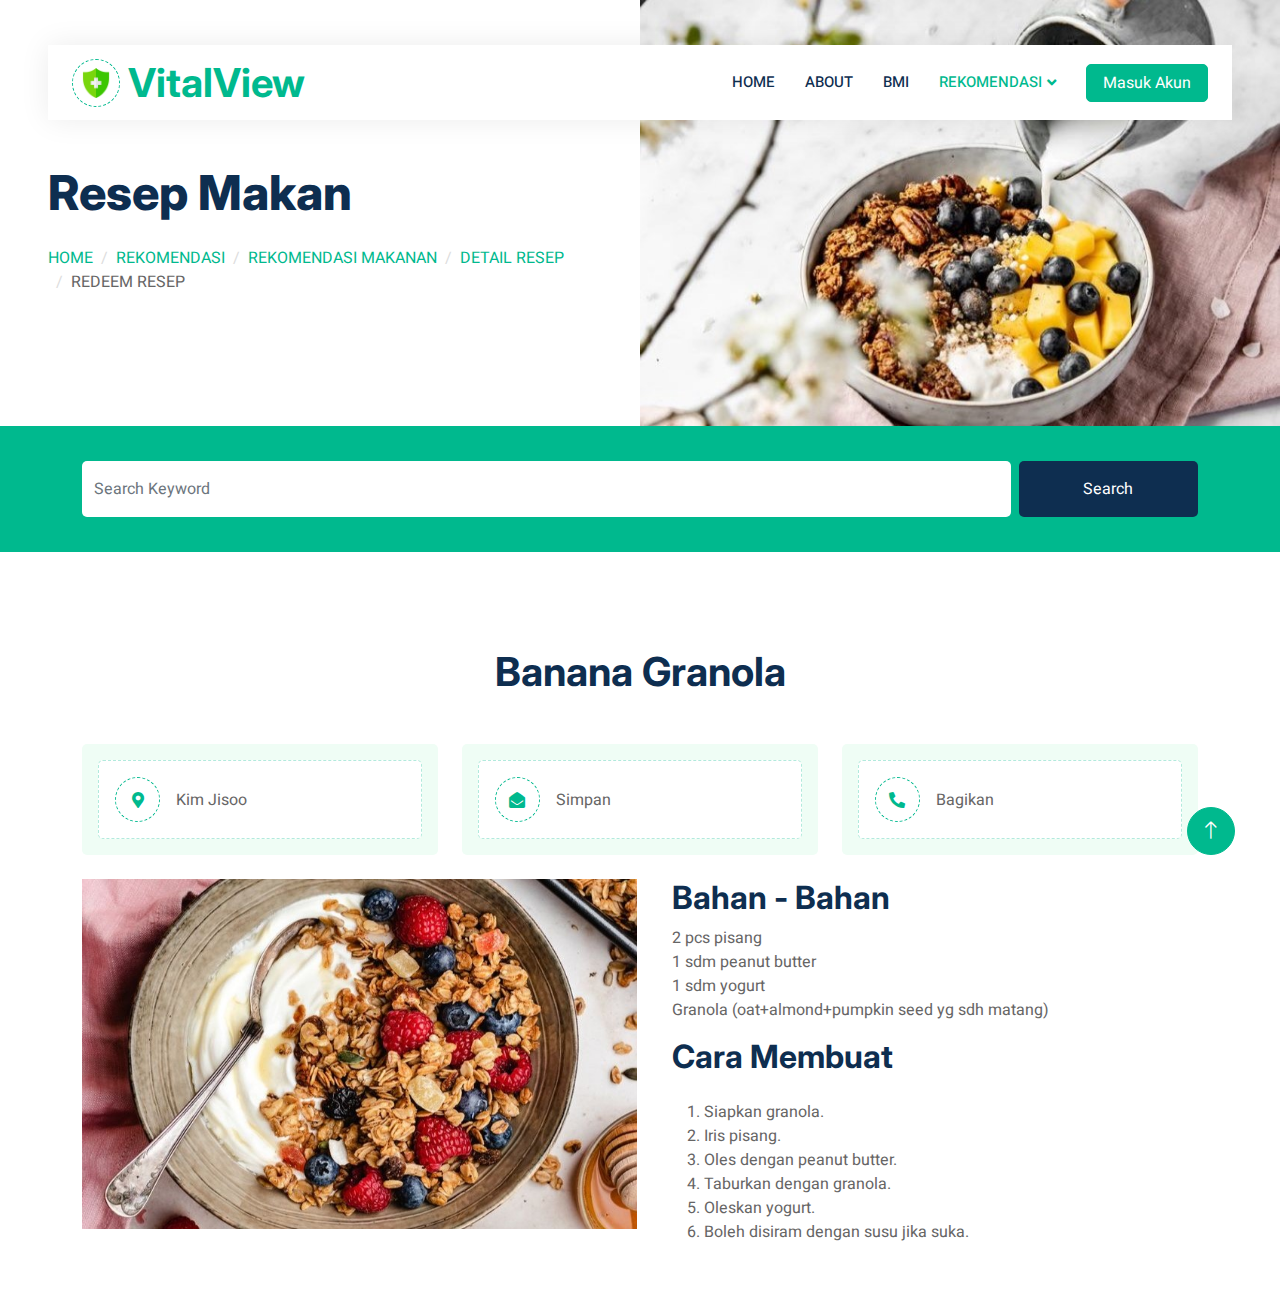
<file: detail-resep-makanan.html>
<!DOCTYPE html>
<html lang="en">

<head>
    <meta charset="utf-8">
    <title>Vital View</title>
    <meta content="width=device-width, initial-scale=1.0" name="viewport">
    <meta content="" name="keywords">
    <meta content="" name="description">

    <!-- Favicon -->
    <link href="img/favicon.ico" rel="icon">

    <!-- Google Web Fonts -->
    <link rel="preconnect" href="https://fonts.googleapis.com">
    <link rel="preconnect" href="https://fonts.gstatic.com" crossorigin>
    <link href="https://fonts.googleapis.com/css2?family=Heebo:wght@400;500;600&family=Inter:wght@700;800&display=swap"
        rel="stylesheet">

    <!-- Icon Font Stylesheet -->
    <link href="https://cdnjs.cloudflare.com/ajax/libs/font-awesome/5.10.0/css/all.min.css" rel="stylesheet">
    <link href="https://cdn.jsdelivr.net/npm/bootstrap-icons@1.4.1/font/bootstrap-icons.css" rel="stylesheet">

    <!-- Libraries Stylesheet -->
    <link href="lib/animate/animate.min.css" rel="stylesheet">
    <link href="lib/owlcarousel/assets/owl.carousel.min.css" rel="stylesheet">

    <!-- Customized Bootstrap Stylesheet -->
    <link href="css/bootstrap.min.css" rel="stylesheet">

    <!-- Template Stylesheet -->
    <link href="css/style.css" rel="stylesheet">
</head>

<body>
    <div class="container-xxl bg-white p-0">
        <!-- Spinner Start -->
        <div id="spinner"
            class="show bg-white position-fixed translate-middle w-100 vh-100 top-50 start-50 d-flex align-items-center justify-content-center">
            <div class="spinner-border text-primary" style="width: 3rem; height: 3rem;" role="status">
                <span class="sr-only">Loading...</span>
            </div>
        </div>
        <!-- Spinner End -->


        <!-- Navbar Start -->
        <div class="container-fluid nav-bar bg-transparent">
            <nav class="navbar navbar-expand-lg bg-white navbar-light py-0 px-4">
                <a href="index.html" class="navbar-brand d-flex align-items-center text-center">
                    <div class="icon p-2 me-2">
                        <img class="img-fluid" src="img/icon-vv.png" alt="Icon" style="width: 30px; height: 30px;">
                    </div>
                    <h1 class="m-0 text-primary">VitalView</h1>
                </a>
                <button type="button" class="navbar-toggler" data-bs-toggle="collapse" data-bs-target="#navbarCollapse">
                    <span class="navbar-toggler-icon"></span>
                </button>
                <div class="collapse navbar-collapse" id="navbarCollapse">
                    <div class="navbar-nav ms-auto">
                        <a href="index.html" class="nav-item nav-link">Home</a>
                        <a href="about.html" class="nav-item nav-link">About</a>
                        <a href="bmi.html" class="nav-item nav-link">BMI</a>
                        <div class="nav-item dropdown">
                            <a href="#" class="nav-link active dropdown-toggle"
                                data-bs-toggle="dropdown">Rekomendasi</a>
                            <div class="dropdown-menu rounded-0 m-0">
                                <a href="rekomendasi-makanan.html" class="dropdown-item">Rekomendasi Makanan</a>
                                <a href="rekomendasi-workout.html" class="dropdown-item">Rekomendasi Workout</a>

                            </div>
                        </div>
                    </div>
                    <a href="" class="btn btn-primary px-3 d-none d-lg-flex">Masuk Akun</a>
                </div>
            </nav>
        </div>
        <!-- Navbar End -->


        <!-- Header Start -->
        <div class="container-fluid header bg-white p-0">
            <div class="row g-0 align-items-center flex-column-reverse flex-md-row">
                <div class="col-md-6 p-5 mt-lg-5">
                    <h1 class="display-5 animated fadeIn mb-4">Resep Makan</h1> 
                        <nav aria-label="breadcrumb animated fadeIn">
                        <ol class="breadcrumb text-uppercase">
                            <li class="breadcrumb-item"><a href="#">Home</a></li>
                            <li class="breadcrumb-item"><a href="#">Rekomendasi</a></li>
                            <li class="breadcrumb-item"><a href="#">Rekomendasi Makanan</a></li>
                            <li class="breadcrumb-item"><a href="#">Detail Resep</a></li>
                            <li class="breadcrumb-item text-body active" aria-current="page">Redeem Resep</li>
                        </ol>
                    </nav>
                </div>
                <div class="col-md-6 animated fadeIn">
                    <img class="img-fluid" src="img/home-2.jpeg" alt="">
                </div>
            </div>
        </div>
        <!-- Header End -->


        <!-- Search Start -->
        <div class="container-fluid bg-primary mb-5 wow fadeIn" data-wow-delay="0.1s" style="padding: 35px;">
            <div class="container">
                <div class="row g-2">
                    <div class="col-md-10">
                        <div class="row g-2">
                            <div class="col-md-13">
                                <input type="text" class="form-control border-0 py-3" placeholder="Search Keyword"
                                    style="width: 100%;">
                            </div>
                        </div>
                    </div>
                    <div class="col-md-2">
                        <button class="btn btn-dark border-0 w-100 py-3">Search</button>
                    </div>
                </div>
            </div>
        </div>
        <!-- Search End -->

        <!-- Contact Start -->
        <div class="container-xxl py-5">
            <div class="container">
                <div class="text-center mx-auto mb-5 wow fadeInUp" data-wow-delay="0.1s" style="max-width: 600px;">
                    <h1 class="mb-3">Banana Granola</h1>
                </div>
                <div class="row g-4">
                    <div class="col-12">
                        <div class="row gy-4">
                            <div class="col-md-6 col-lg-4 wow fadeIn" data-wow-delay="0.1s">
                                <div class="bg-light rounded p-3">
                                    <div class="d-flex align-items-center bg-white rounded p-3"
                                        style="border: 1px dashed rgba(0, 185, 142, .3)">
                                        <div class="icon me-3" style="width: 45px; height: 45px;">
                                            <i class="fa fa-map-marker-alt text-primary"></i>
                                        </div>
                                        <span>Kim Jisoo</span>
                                    </div>
                                </div>
                            </div>
                            <div class="col-md-6 col-lg-4 wow fadeIn" data-wow-delay="0.3s">
                                <div class="bg-light rounded p-3">
                                    <div class="d-flex align-items-center bg-white rounded p-3"
                                        style="border: 1px dashed rgba(0, 185, 142, .3)">
                                        <div class="icon me-3" style="width: 45px; height: 45px;">
                                            <i class="fa fa-envelope-open text-primary"></i>
                                        </div>
                                        <span>Simpan</span>
                                    </div>
                                </div>
                            </div>
                            <div class="col-md-6 col-lg-4 wow fadeIn" data-wow-delay="0.5s">
                                <div class="bg-light rounded p-3">
                                    <div class="d-flex align-items-center bg-white rounded p-3"
                                        style="border: 1px dashed rgba(0, 185, 142, .3)">
                                        <div class="icon me-3" style="width: 45px; height: 45px;">
                                            <i class="fa fa-phone-alt text-primary"></i>
                                        </div>
                                        <span>Bagikan</span>
                                    </div>
                                </div>
                            </div>
                        </div>
                    </div>
                    <div class="col-md-6">
                        <img src="img/bananagranola.jpeg" width="555" height="350">
                    </div>
                    <div class="col-md-6">
                        <div class="wow fadeInUp" data-wow-delay="0.5s">
                            <h2 class="font-weight-bold mb-6" style="margin-left: 20px;">Bahan - Bahan</h2>
                            <p style="text-align: justify; margin-left: 20px;">
                                2 pcs pisang<br>
                                1 sdm peanut butter<br>
                                1 sdm yogurt<br>
                                Granola (oat+almond+pumpkin seed yg sdh matang)
                            </p>
                            <h2 class="font-weight-bold mb-4" style="margin-left: 20px;">Cara Membuat</h2>
                            <ol class="font-weight-bold mb-4" style="margin-left: 20px;">
                                <li>Siapkan granola.</li>
                                <li>Iris pisang.</li>
                                <li>Oles dengan peanut butter.</li>
                                <li>Taburkan dengan granola.</li>
                                <li>Oleskan yogurt.</li>
                                <li>Boleh disiram dengan susu jika suka.</li>
                            </ol>
                        </div>
                    </div>
                </div>
            </div>
        </div>
        <!-- Contact End -->


       


        <!-- Back to Top -->
        <a href="#" class="btn btn-lg btn-primary btn-lg-square back-to-top"><i class="bi bi-arrow-up"></i></a>
    </div>

    <!-- JavaScript Libraries -->
    <script src="https://code.jquery.com/jquery-3.4.1.min.js"></script>
    <script src="https://cdn.jsdelivr.net/npm/bootstrap@5.0.0/dist/js/bootstrap.bundle.min.js"></script>
    <script src="lib/wow/wow.min.js"></script>
    <script src="lib/easing/easing.min.js"></script>
    <script src="lib/waypoints/waypoints.min.js"></script>
    <script src="lib/owlcarousel/owl.carousel.min.js"></script>

    <!--Javascript -->
    <script src="js/main.js"></script>
</body>

</html>
</file>
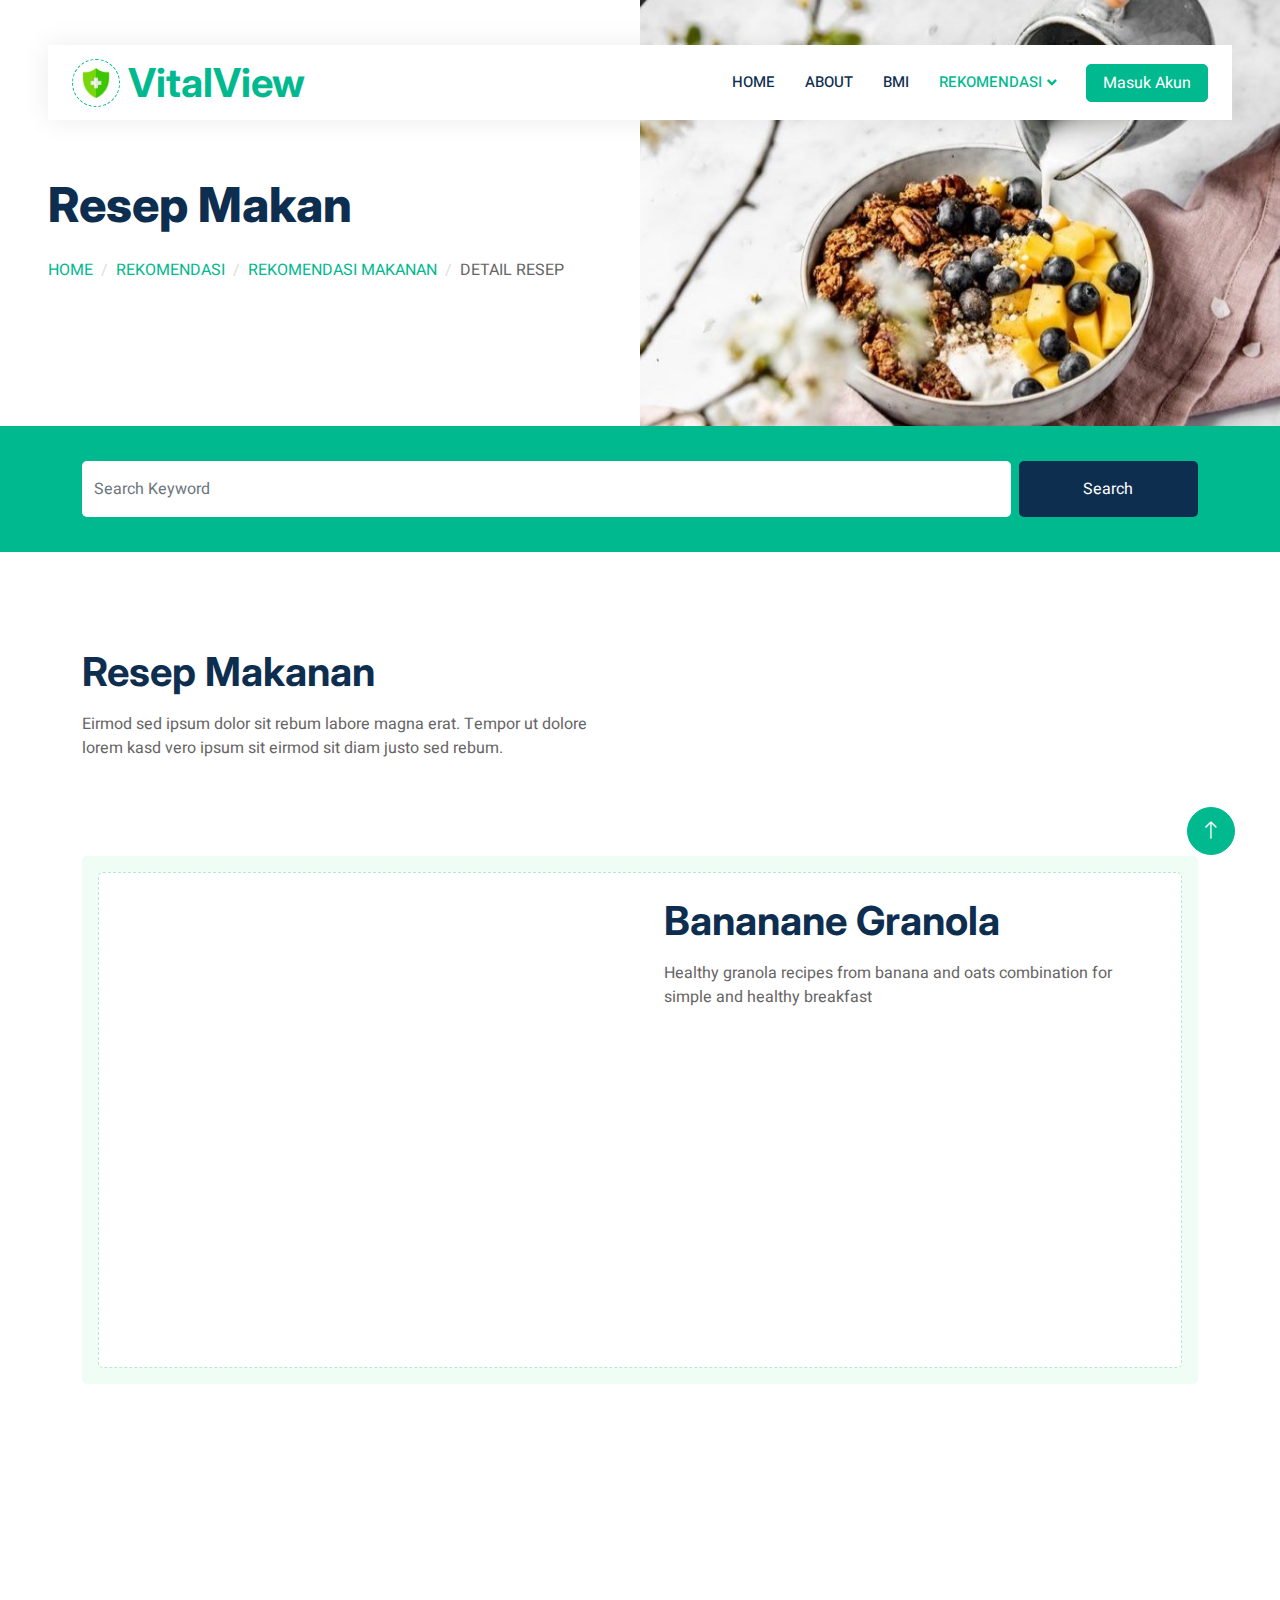
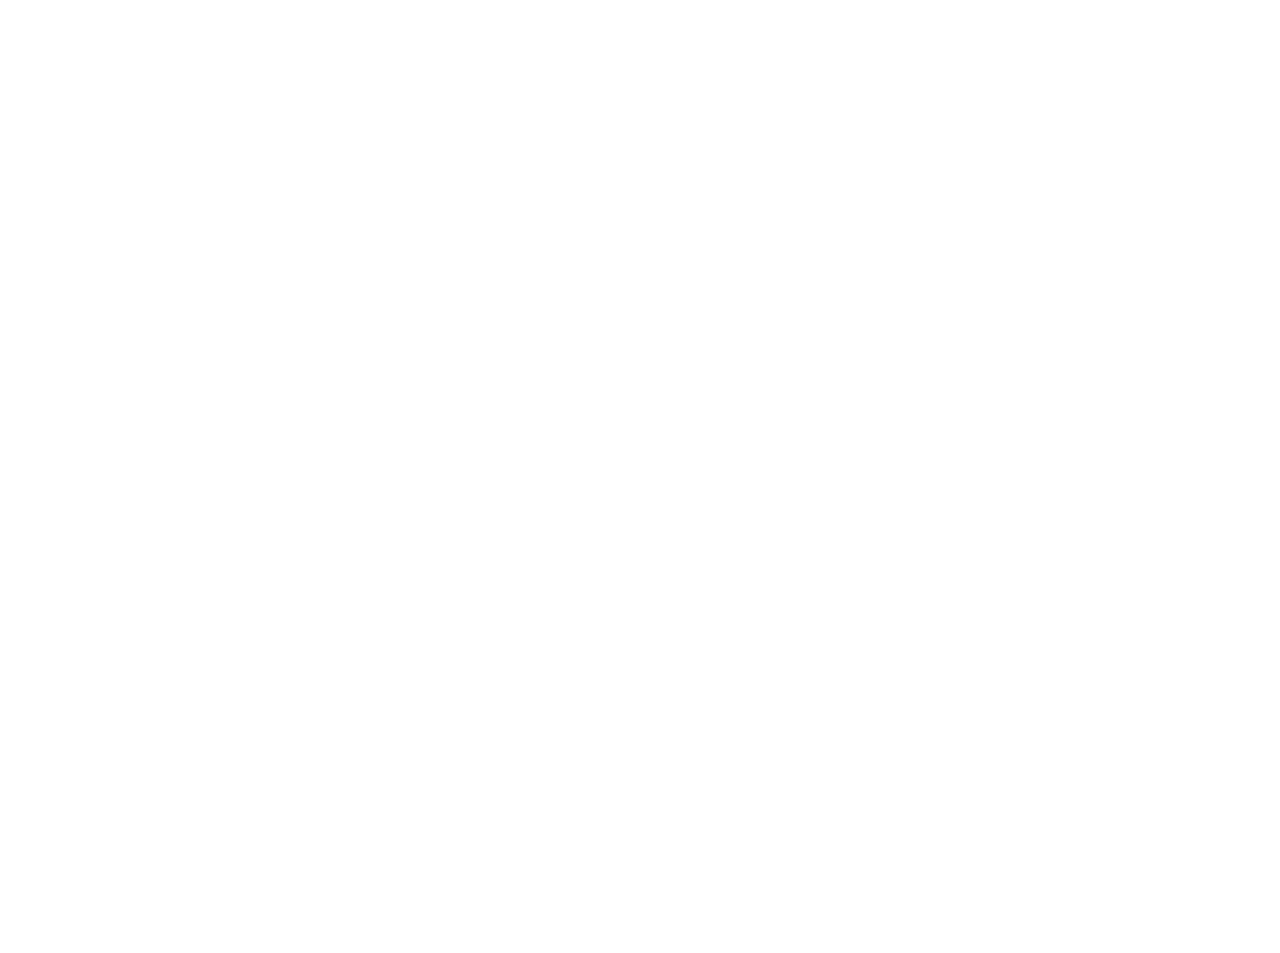
<file: rekomendasi-makanan-2.html>
<!DOCTYPE html>
<html lang="en">

<head>
    <meta charset="utf-8">
    <title>Vital View</title>
    <meta content="width=device-width, initial-scale=1.0" name="viewport">
    <meta content="" name="keywords">
    <meta content="" name="description">

    <!-- Favicon -->
    <link href="img/favicon.ico" rel="icon">

    <!-- Google Web Fonts -->
    <link rel="preconnect" href="https://fonts.googleapis.com">
    <link rel="preconnect" href="https://fonts.gstatic.com" crossorigin>
    <link href="https://fonts.googleapis.com/css2?family=Heebo:wght@400;500;600&family=Inter:wght@700;800&display=swap" rel="stylesheet">
    
    <!-- Icon Font Stylesheet -->
    <link href="https://cdnjs.cloudflare.com/ajax/libs/font-awesome/5.10.0/css/all.min.css" rel="stylesheet">
    <link href="https://cdn.jsdelivr.net/npm/bootstrap-icons@1.4.1/font/bootstrap-icons.css" rel="stylesheet">

    <!-- Libraries Stylesheet -->
    <link href="lib/animate/animate.min.css" rel="stylesheet">
    <link href="lib/owlcarousel/assets/owl.carousel.min.css" rel="stylesheet">

    <!-- Customized Bootstrap Stylesheet -->
    <link href="css/bootstrap.min.css" rel="stylesheet">

    <!-- Template Stylesheet -->
    <link href="css/style.css" rel="stylesheet">
</head>

<body>
    <div class="container-xxl bg-white p-0">
        <!-- Spinner Start -->
        <div id="spinner" class="show bg-white position-fixed translate-middle w-100 vh-100 top-50 start-50 d-flex align-items-center justify-content-center">
            <div class="spinner-border text-primary" style="width: 3rem; height: 3rem;" role="status">
                <span class="sr-only">Loading...</span>
            </div>
        </div>
        <!-- Spinner End -->


        <!-- Navbar Start -->
        <div class="container-fluid nav-bar bg-transparent">
            <nav class="navbar navbar-expand-lg bg-white navbar-light py-0 px-4">
                <a href="index.html" class="navbar-brand d-flex align-items-center text-center">
                    <div class="icon p-2 me-2">
                        <img class="img-fluid" src="img/icon-vv.png" alt="Icon" style="width: 30px; height: 30px;">
                    </div>
                    <h1 class="m-0 text-primary">VitalView</h1>
                </a>
                <button type="button" class="navbar-toggler" data-bs-toggle="collapse" data-bs-target="#navbarCollapse">
                    <span class="navbar-toggler-icon"></span>
                </button>
                <div class="collapse navbar-collapse" id="navbarCollapse">
                    <div class="navbar-nav ms-auto">
                        <a href="index.html" class="nav-item nav-link">Home</a>
                        <a href="about.html" class="nav-item nav-link">About</a>
                        <a href="bmi.html" class="nav-item nav-link">BMI</a>
                        <div class="nav-item dropdown">
                            <a href="#" class="nav-link active dropdown-toggle" data-bs-toggle="dropdown">Rekomendasi</a>
                            <div class="dropdown-menu rounded-0 m-0">
                                <a href="rekomendasi-makanan.html" class="dropdown-item">Rekomendasi Makanan</a>
                                <a href="rekomendasi-workout.html" class="dropdown-item">Rekomendasi Workout</a>
                                
                            </div>
                        </div>
                    </div>
                    <a href="" class="btn btn-primary px-3 d-none d-lg-flex">Masuk Akun</a>
                </div>
            </nav>
        </div>
        <!-- Navbar End -->


        <!-- Header Start -->
        <div class="container-fluid header bg-white p-0">
            <div class="row g-0 align-items-center flex-column-reverse flex-md-row">
                <div class="col-md-6 p-5 mt-lg-5">
                    <h1 class="display-5 animated fadeIn mb-4">Resep Makan</h1> 
                        <nav aria-label="breadcrumb animated fadeIn">
                        <ol class="breadcrumb text-uppercase">
                            <li class="breadcrumb-item"><a href="#">Home</a></li>
                            <li class="breadcrumb-item"><a href="#">Rekomendasi</a></li>
                            <li class="breadcrumb-item"><a href="#">Rekomendasi Makanan</a></li>
                            <li class="breadcrumb-item text-body active" aria-current="page">Detail Resep</li>
                        </ol>
                    </nav>
                </div>
                <div class="col-md-6 animated fadeIn">
                    <img class="img-fluid" src="img/home-2.jpeg" alt="">
                </div>
            </div>
        </div>
        <!-- Header End -->


        <!-- Search Start -->
        <div class="container-fluid bg-primary mb-5 wow fadeIn" data-wow-delay="0.1s" style="padding: 35px;">
            <div class="container">
                <div class="row g-2">
                    <div class="col-md-10">
                        <div class="row g-2">
                            <div class="col-md-13">
                                <input type="text" class="form-control border-0 py-3" placeholder="Search Keyword" style="width: 100%;">
                            </div>
                        </div>
                    </div>
                    <div class="col-md-2">
                        <button class="btn btn-dark border-0 w-100 py-3">Search</button>
                    </div>
                </div>
            </div>
        </div>
        <!-- Search End -->

                
        <div class="container-xxl py-5">
            <div class="container">
                <div class="row g-0 gx-5 align-items-end">
            
                <div class="col-lg-6">
                    <div class="text-start mx-auto mb-5 wow slideInLeft" data-wow-delay="0.1s">
                        <h1 class="mb-3">Resep Makanan</h1>
                        <p>Eirmod sed ipsum dolor sit rebum labore magna erat. Tempor ut dolore lorem kasd vero ipsum sit eirmod sit diam justo sed rebum.</p>
                    </div>
                </div>
            </div>
        </div>

                <!-- Call to Action Start -->
                <div class="container-xxl py-5">
                    <div class="container">
                        <div class="bg-light rounded p-3">
                            <div class="bg-white rounded p-4" style="border: 1px dashed rgba(0, 185, 142, .3)">
                                <div class="row g-5 align-items-center">
                                    <div class="col-lg-6 wow fadeIn" data-wow-delay="0.1s">
                                        <img class="img-fluid rounded w-100" src="img/bananagranola.jpeg" alt="">
                                    </div>

                                    <div class="col-lg-6 wow fadeIn" data-wow-delay="0.5s">
                                        <div class="mb-4">
                                            <h1 class="mb-3">Bananane Granola</h1>
                                            <p>Healthy granola recipes from banana and oats combination for simple and healthy breakfast </p>
                                        </div>
                                        <div class="col-md-6 col-lg-4 wow fadeIn" data-wow-delay="0.3s">
                                            <div class="col-md-6 col-lg-4 wow fadeIn" data-wow-delay="0.3s">
                                                <div class="bg-light rounded p-3">
                                                    <div class="d-flex align-items-center bg-white rounded p-3"
                                                        style="border: 1px dashed rgba(0, 185, 142, .3)">
                                                        <div class="icon me-3" style="width: 45px; height: 45px;">
                                                            <i class="fa fa-envelope-open text-primary"></i>
                                                        </div>
                                                        <span>100 poins</span>
                                                    </div>
                                                </div>
                                            </div>
                                            <div class="col-md-6 col-lg-4 wow fadeIn" data-wow-delay="0.5s">
                                                <div class="bg-light rounded p-3">
                                                    <div class="d-flex align-items-center bg-white rounded p-3"
                                                        style="border: 1px dashed rgba(0, 185, 142, .3)">
                                                        <div class="icon me-3" style="width: 45px; height: 45px;">
                                                            <i class="fa fa-phone-alt text-primary"></i>
                                                        </div>
                                                        <span>30 likes</span>
                                                    </div>
                                                </div>
                                            </div>
                                            
                                        <a href="detail-resep-makanan.html" class="btn btn-primary py-3 px-4 me-2"><i class="fa me-2"></i>Redeem Resep</a>
                                    </div>
                                </div>
                            </div>
                        </div>
                    </div>
                </div>
                <!-- Call to Action End -->

            
                <div class="container-xxl py-5">
                    <div class="container">
                        <div class="row g-0 gx-5 align-items-end">
                    
                        <div class="col-lg-6">
                            <div class="text-start mx-auto mb-5 wow slideInLeft" data-wow-delay="0.1s">
                                <h2 class="mb-3">Related Recipes</h2>
                               
                            </div>
                        </div>
                    </div>
                </div>

        <div class="tab-content">
            <div id="tab-1" class="tab-pane fade show p-0 active">
                <div class="row g-4">
                    <div class="col-lg-4 col-md-6 wow fadeInUp" data-wow-delay="0.1s">
                        <div class="property-item rounded overflow-hidden">
                            <div class="position-relative overflow-hidden">
                                
                                <a href="rekomendasi-makanan-2.html"><img class="img-fluid" src="img/bananagranola.jpeg" alt=""></a>
                                <!-- <div class="bg-primary rounded text-white position-absolute start-0 top-0 m-4 py-1 px-3">For Sell</div> -->
                                <!-- <div class="bg-white rounded-top text-primary position-absolute start-0 bottom-0 mx-4 pt-1 px-3">Appartment</div> -->
                            </div>
                            <div class="p-4 pb-0">
                                <!-- <h5 class="text-primary mb-3">$12,345</h5> -->
                                <a class="d-block h5 mb-2" href="rekomendasi-makanan-2.html">Banane Granola</a>
                                <!-- <p><i class="fa fa-map-marker-alt text-primary me-2"></i>123 Street, New York, USA</p> -->
                                <p>Jennie Kim</p>
                            </div>
                            <div class="d-flex border-top">
                                <small class="flex-fill text-center border-end py-2"><i class="fa fa-ruler-combined text-primary me-2"></i>Breakfast</small>
                                <small class="flex-fill text-center border-end py-2"><i class="fa fa-bed text-primary me-2"></i>15 mins</small>
                                <small class="flex-fill text-center py-2"><i class="fa fa-bath text-primary me-2"></i>25 likes</small>
                            </div>
                        </div>
                    </div>
                    <div class="col-lg-4 col-md-6 wow fadeInUp" data-wow-delay="0.3s">
                        <div class="property-item rounded overflow-hidden">
                            <div class="position-relative overflow-hidden">
                                <a href="rekomendasi-makanan-2.html"><img class="img-fluid" src="img/grewygranola.jpeg" alt=""></a>
                                <!-- <div class="bg-primary rounded text-white position-absolute start-0 top-0 m-4 py-1 px-3">For Rent</div>
                                <div class="bg-white rounded-top text-primary position-absolute start-0 bottom-0 mx-4 pt-1 px-3">Villa</div> -->
                            </div>
                            <div class="p-4 pb-0">
                                <!-- <h5 class="text-primary mb-3">$12,345</h5> -->
                                <a class="d-block h5 mb-2" href="rekomendasi-makanan-2.html">Chewy Granola</a>
                                <p>Kim Jisoo</p>
                            </div>
                            <div class="d-flex border-top">
                                <small class="flex-fill text-center border-end py-2"><i class="fa fa-ruler-combined text-primary me-2"></i>Breakfast</small>
                                <small class="flex-fill text-center border-end py-2"><i class="fa fa-bed text-primary me-2"></i>20 Mins</small>
                                <small class="flex-fill text-center py-2"><i class="fa fa-bath text-primary me-2"></i>20 likes</small>
                            </div>
                        </div>
                    </div>
                    <div class="col-lg-4 col-md-6 wow fadeInUp" data-wow-delay="0.5s">
                        <div class="property-item rounded overflow-hidden">
                            <div class="position-relative overflow-hidden">
                                <a href="rekomendasi-makanan-2.html"><img class="img-fluid" src="img/pancakesereal.jpeg" alt=""></a>
                                <!-- <div class="bg-primary rounded text-white position-absolute start-0 top-0 m-4 py-1 px-3">For Sell</div>
                                <div class="bg-white rounded-top text-primary position-absolute start-0 bottom-0 mx-4 pt-1 px-3">Office</div> -->
                            </div>
                            <div class="p-4 pb-0">
                                <!-- <h5 class="text-primary mb-3">$12,345</h5> -->
                                <a class="d-block h5 mb-2" href="rekomendasi-makanan-2.html">Vegan Pancake Sereal</a>
                                <p>Jennie Kim</p>
                            </div>
                            <div class="d-flex border-top">
                                <small class="flex-fill text-center border-end py-2"><i class="fa fa-ruler-combined text-primary me-2"></i>Breakfast</small>
                                <small class="flex-fill text-center border-end py-2"><i class="fa fa-bed text-primary me-2"></i>15 mins</small>
                                <small class="flex-fill text-center py-2"><i class="fa fa-bath text-primary me-2"></i>15 likes</small>
                            </div>
                        </div>
                    </div>
                    <div class="col-lg-4 col-md-6 wow fadeInUp" data-wow-delay="0.1s">
                        <div class="property-item rounded overflow-hidden">
                            <div class="position-relative overflow-hidden">
                                <a href="rekomendasi-makanan-2.html"><img class="img-fluid" src="img/bananagranola.jpeg" alt=""></a>
                                <!-- <div class="bg-primary rounded text-white position-absolute start-0 top-0 m-4 py-1 px-3">For Rent</div>
                                <div class="bg-white rounded-top text-primary position-absolute start-0 bottom-0 mx-4 pt-1 px-3">Building</div> -->
                            </div>
                            <div class="p-4 pb-0">
                                <!-- <h5 class="text-primary mb-3">$12,345</h5> -->
                                <a class="d-block h5 mb-2" href="rekomendasi-makanan-2.html">Banane Granola</a>
                                <p>Jennie Kim</p>
                            </div>
                            <div class="d-flex border-top">
                                <small class="flex-fill text-center border-end py-2"><i class="fa fa-ruler-combined text-primary me-2"></i>Breakfast</small>
                                <small class="flex-fill text-center border-end py-2"><i class="fa fa-bed text-primary me-2"></i>15 mins</small>
                                <small class="flex-fill text-center py-2"><i class="fa fa-bath text-primary me-2"></i>25 likes</small>
                            </div>
                        </div>
                    </div>
                    <div class="col-lg-4 col-md-6 wow fadeInUp" data-wow-delay="0.3s">
                        <div class="property-item rounded overflow-hidden">
                            <div class="position-relative overflow-hidden">
                                <a href="rekomendasi-makanan-2.html"><img class="img-fluid" src="img/grewygranola.jpeg" alt=""></a>
                                <!-- <div class="bg-primary rounded text-white position-absolute start-0 top-0 m-4 py-1 px-3">For Rent</div>
                                <div class="bg-white rounded-top text-primary position-absolute start-0 bottom-0 mx-4 pt-1 px-3">Villa</div> -->
                            </div>
                            <div class="p-4 pb-0">
                                <!-- <h5 class="text-primary mb-3">$12,345</h5> -->
                                <a class="d-block h5 mb-2" href="rekomendasi-makanan-2.html">Chewy Granola</a>
                                <p>Kim Jisoo</p>
                            </div>
                            <div class="d-flex border-top">
                                <small class="flex-fill text-center border-end py-2"><i class="fa fa-ruler-combined text-primary me-2"></i>Breakfast</small>
                                <small class="flex-fill text-center border-end py-2"><i class="fa fa-bed text-primary me-2"></i>20 Mins</small>
                                <small class="flex-fill text-center py-2"><i class="fa fa-bath text-primary me-2"></i>20 likes</small>
                            </div>
                        </div>
                    </div>
                    <div class="col-lg-4 col-md-6 wow fadeInUp" data-wow-delay="0.5s">
                        <div class="property-item rounded overflow-hidden">
                            <div class="position-relative overflow-hidden">
                                <a href="rekomendasi-makanan-2.html"><img class="img-fluid" src="img/pancakesereal.jpeg" alt=""></a>
                                <!-- <div class="bg-primary rounded text-white position-absolute start-0 top-0 m-4 py-1 px-3">For Sell</div>
                                <div class="bg-white rounded-top text-primary position-absolute start-0 bottom-0 mx-4 pt-1 px-3">Office</div> -->
                            </div>
                            <div class="p-4 pb-0">
                                <!-- <h5 class="text-primary mb-3">$12,345</h5> -->
                                <a class="d-block h5 mb-2" href="rekomendasi-makanan-2.html">Vegan Pancake Sereal</a>
                                <p>Jennie Kim</p>
                            </div>
                            <div class="d-flex border-top">
                                <small class="flex-fill text-center border-end py-2"><i class="fa fa-ruler-combined text-primary me-2"></i>Breakfast</small>
                                <small class="flex-fill text-center border-end py-2"><i class="fa fa-bed text-primary me-2"></i>15 mins</small>
                                <small class="flex-fill text-center py-2"><i class="fa fa-bath text-primary me-2"></i>15 likes</small>
                            </div>
                        </div>
                    </div>
                    <div class="col-12 text-center wow fadeInUp" data-wow-delay="0.1s">
                        <a class="btn btn-primary py-3 px-5" href="">Browse More</a>
                    </div>
                </div>
            </div>
            
            
        </div>


        

    

        <!-- Back to Top -->
        <a href="#" class="btn btn-lg btn-primary btn-lg-square back-to-top"><i class="bi bi-arrow-up"></i></a>
    </div>

    <!-- JavaScript Libraries -->
    <script src="https://code.jquery.com/jquery-3.4.1.min.js"></script>
    <script src="https://cdn.jsdelivr.net/npm/bootstrap@5.0.0/dist/js/bootstrap.bundle.min.js"></script>
    <script src="lib/wow/wow.min.js"></script>
    <script src="lib/easing/easing.min.js"></script>
    <script src="lib/waypoints/waypoints.min.js"></script>
    <script src="lib/owlcarousel/owl.carousel.min.js"></script>

    <!--  Javascript -->
    <script src="js/main.js"></script>
</body>

</html>
</file>
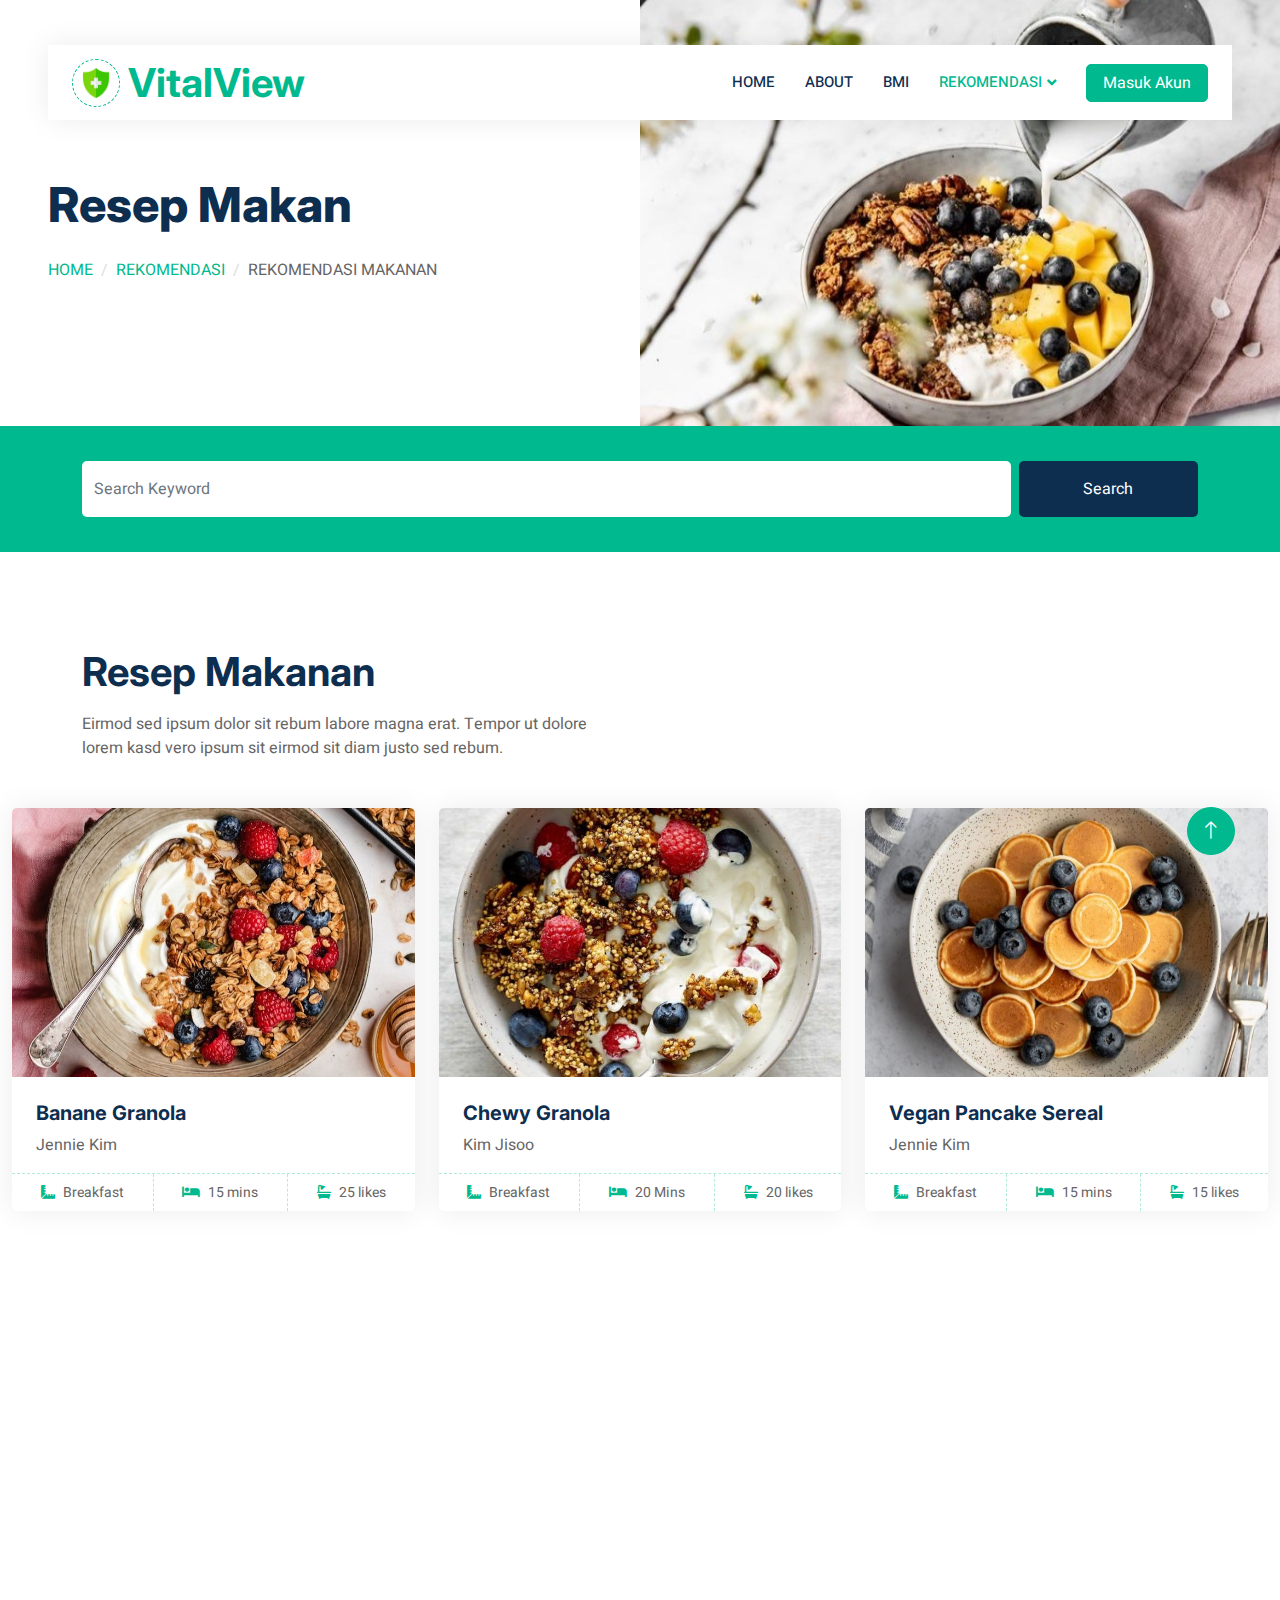
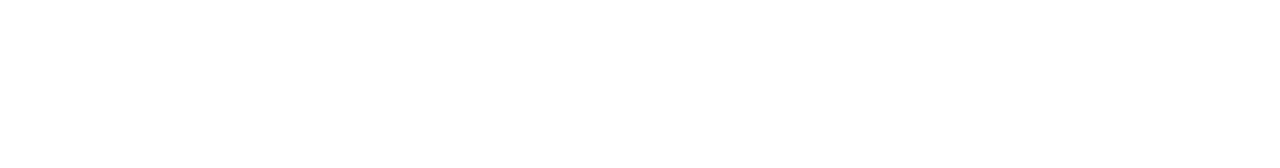
<file: rekomendasi-makanan.html>
<!DOCTYPE html>
<html lang="en">

<head>
    <meta charset="utf-8">
    <title>Vital View</title>
    <meta content="width=device-width, initial-scale=1.0" name="viewport">
    <meta content="" name="keywords">
    <meta content="" name="description">

    <!-- Favicon -->
    <link href="img/favicon.ico" rel="icon">

    <!-- Google Web Fonts -->
    <link rel="preconnect" href="https://fonts.googleapis.com">
    <link rel="preconnect" href="https://fonts.gstatic.com" crossorigin>
    <link href="https://fonts.googleapis.com/css2?family=Heebo:wght@400;500;600&family=Inter:wght@700;800&display=swap" rel="stylesheet">
    
    <!-- Icon Font Stylesheet -->
    <link href="https://cdnjs.cloudflare.com/ajax/libs/font-awesome/5.10.0/css/all.min.css" rel="stylesheet">
    <link href="https://cdn.jsdelivr.net/npm/bootstrap-icons@1.4.1/font/bootstrap-icons.css" rel="stylesheet">

    <!-- Libraries Stylesheet -->
    <link href="lib/animate/animate.min.css" rel="stylesheet">
    <link href="lib/owlcarousel/assets/owl.carousel.min.css" rel="stylesheet">

    <!-- Customized Bootstrap Stylesheet -->
    <link href="css/bootstrap.min.css" rel="stylesheet">

    <!-- Template Stylesheet -->
    <link href="css/style.css" rel="stylesheet">
</head>

<body>
    <div class="container-xxl bg-white p-0">
        <!-- Spinner Start -->
        <div id="spinner" class="show bg-white position-fixed translate-middle w-100 vh-100 top-50 start-50 d-flex align-items-center justify-content-center">
            <div class="spinner-border text-primary" style="width: 3rem; height: 3rem;" role="status">
                <span class="sr-only">Loading...</span>
            </div>
        </div>
        <!-- Spinner End -->


        <!-- Navbar Start -->
        <div class="container-fluid nav-bar bg-transparent">
            <nav class="navbar navbar-expand-lg bg-white navbar-light py-0 px-4">
                <a href="index.html" class="navbar-brand d-flex align-items-center text-center">
                    <div class="icon p-2 me-2">
                        <img class="img-fluid" src="img/icon-vv.png" alt="Icon" style="width: 30px; height: 30px;">
                    </div>
                    <h1 class="m-0 text-primary">VitalView</h1>
                </a>
                <button type="button" class="navbar-toggler" data-bs-toggle="collapse" data-bs-target="#navbarCollapse">
                    <span class="navbar-toggler-icon"></span>
                </button>
                <div class="collapse navbar-collapse" id="navbarCollapse">
                    <div class="navbar-nav ms-auto">
                        <a href="index.html" class="nav-item nav-link">Home</a>
                        <a href="about.html" class="nav-item nav-link">About</a>
                        <a href="bmi.html" class="nav-item nav-link">BMI</a>
                        <div class="nav-item dropdown">
                            <a href="#" class="nav-link active dropdown-toggle" data-bs-toggle="dropdown">Rekomendasi</a>
                            <div class="dropdown-menu rounded-0 m-0">
                                <a href="rekomendasi-makanan.html" class="dropdown-item">Rekomendasi Makanan</a>
                                <a href="rekomendasi-workout.html" class="dropdown-item">Rekomendasi Workout</a>
                                
                            </div>
                        </div>
                    </div>
                    <a href="" class="btn btn-primary px-3 d-none d-lg-flex">Masuk Akun</a>
                </div>
            </nav>
        </div>
        <!-- Navbar End -->


        <!-- Header Start -->
        <div class="container-fluid header bg-white p-0">
            <div class="row g-0 align-items-center flex-column-reverse flex-md-row">
                <div class="col-md-6 p-5 mt-lg-5">
                    <h1 class="display-5 animated fadeIn mb-4">Resep Makan</h1> 
                        <nav aria-label="breadcrumb animated fadeIn">
                        <ol class="breadcrumb text-uppercase">
                            <li class="breadcrumb-item"><a href="#">Home</a></li>
                            <li class="breadcrumb-item"><a href="#">Rekomendasi</a></li>
                            <li class="breadcrumb-item text-body active" aria-current="page">Rekomendasi Makanan</li>
                        </ol>
                    </nav>
                </div>
                <div class="col-md-6 animated fadeIn">
                    <img class="img-fluid" src="img/home-2.jpeg" alt="">
                </div>
            </div>
        </div>
        <!-- Header End -->


                <!-- Search Start -->
                <div class="container-fluid bg-primary mb-5 wow fadeIn" data-wow-delay="0.1s" style="padding: 35px;">
                    <div class="container">
                        <div class="row g-2">
                            <div class="col-md-10">
                                <div class="row g-2">
                                    <div class="col-md-13">
                                        <input type="text" class="form-control border-0 py-3" placeholder="Search Keyword" style="width: 100%;">
                                    </div>
                                </div>
                            </div>
                            <div class="col-md-2">
                                <button class="btn btn-dark border-0 w-100 py-3">Search</button>
                            </div>
                        </div>
                    </div>
                </div>
                <!-- Search End -->

        <div class="container-xxl py-5">
            <div class="container">
                <div class="row g-0 gx-5 align-items-end">
            
                <div class="col-lg-6">
                    <div class="text-start mx-auto mb-5 wow slideInLeft" data-wow-delay="0.1s">
                        <h1 class="mb-3">Resep Makanan</h1>
                        <p>Eirmod sed ipsum dolor sit rebum labore magna erat. Tempor ut dolore lorem kasd vero ipsum sit eirmod sit diam justo sed rebum.</p>
                    </div>
                </div>
            </div>
        </div>
       
        <div class="tab-content">
            <div id="tab-1" class="tab-pane fade show p-0 active">
                <div class="row g-4">
                    <div class="col-lg-4 col-md-6 wow fadeInUp" data-wow-delay="0.1s">
                        <div class="property-item rounded overflow-hidden">
                            <div class="position-relative overflow-hidden">
                                
                                <a href="rekomendasi-makanan-2.html"><img class="img-fluid" src="img/bananagranola.jpeg" alt=""></a>
                                <!-- <div class="bg-primary rounded text-white position-absolute start-0 top-0 m-4 py-1 px-3">For Sell</div> -->
                                <!-- <div class="bg-white rounded-top text-primary position-absolute start-0 bottom-0 mx-4 pt-1 px-3">Appartment</div> -->
                            </div>
                            <div class="p-4 pb-0">
                                <!-- <h5 class="text-primary mb-3">$12,345</h5> -->
                                <a class="d-block h5 mb-2" href="rekomendasi-makanan-2.html">Banane Granola</a>
                                <!-- <p><i class="fa fa-map-marker-alt text-primary me-2"></i>123 Street, New York, USA</p> -->
                                <p>Jennie Kim</p>
                            </div>
                            <div class="d-flex border-top">
                                <small class="flex-fill text-center border-end py-2"><i class="fa fa-ruler-combined text-primary me-2"></i>Breakfast</small>
                                <small class="flex-fill text-center border-end py-2"><i class="fa fa-bed text-primary me-2"></i>15 mins</small>
                                <small class="flex-fill text-center py-2"><i class="fa fa-bath text-primary me-2"></i>25 likes</small>
                            </div>
                        </div>
                    </div>
                    <div class="col-lg-4 col-md-6 wow fadeInUp" data-wow-delay="0.3s">
                        <div class="property-item rounded overflow-hidden">
                            <div class="position-relative overflow-hidden">
                                <a href="rekomendasi-makanan-2.html"><img class="img-fluid" src="img/grewygranola.jpeg" alt=""></a>
                                <!-- <div class="bg-primary rounded text-white position-absolute start-0 top-0 m-4 py-1 px-3">For Rent</div>
                                <div class="bg-white rounded-top text-primary position-absolute start-0 bottom-0 mx-4 pt-1 px-3">Villa</div> -->
                            </div>
                            <div class="p-4 pb-0">
                                <!-- <h5 class="text-primary mb-3">$12,345</h5> -->
                                <a class="d-block h5 mb-2" href="rekomendasi-makanan-2.html">Chewy Granola</a>
                                <p>Kim Jisoo</p>
                            </div>
                            <div class="d-flex border-top">
                                <small class="flex-fill text-center border-end py-2"><i class="fa fa-ruler-combined text-primary me-2"></i>Breakfast</small>
                                <small class="flex-fill text-center border-end py-2"><i class="fa fa-bed text-primary me-2"></i>20 Mins</small>
                                <small class="flex-fill text-center py-2"><i class="fa fa-bath text-primary me-2"></i>20 likes</small>
                            </div>
                        </div>
                    </div>
                    <div class="col-lg-4 col-md-6 wow fadeInUp" data-wow-delay="0.5s">
                        <div class="property-item rounded overflow-hidden">
                            <div class="position-relative overflow-hidden">
                                <a href="rekomendasi-makanan-2.html"><img class="img-fluid" src="img/pancakesereal.jpeg" alt=""></a>
                                <!-- <div class="bg-primary rounded text-white position-absolute start-0 top-0 m-4 py-1 px-3">For Sell</div>
                                <div class="bg-white rounded-top text-primary position-absolute start-0 bottom-0 mx-4 pt-1 px-3">Office</div> -->
                            </div>
                            <div class="p-4 pb-0">
                                <!-- <h5 class="text-primary mb-3">$12,345</h5> -->
                                <a class="d-block h5 mb-2" href="rekomendasi-makanan-2.html">Vegan Pancake Sereal</a>
                                <p>Jennie Kim</p>
                            </div>
                            <div class="d-flex border-top">
                                <small class="flex-fill text-center border-end py-2"><i class="fa fa-ruler-combined text-primary me-2"></i>Breakfast</small>
                                <small class="flex-fill text-center border-end py-2"><i class="fa fa-bed text-primary me-2"></i>15 mins</small>
                                <small class="flex-fill text-center py-2"><i class="fa fa-bath text-primary me-2"></i>15 likes</small>
                            </div>
                        </div>
                    </div>
                    <div class="col-lg-4 col-md-6 wow fadeInUp" data-wow-delay="0.1s">
                        <div class="property-item rounded overflow-hidden">
                            <div class="position-relative overflow-hidden">
                                <a href="rekomendasi-makanan-2.html"><img class="img-fluid" src="img/bananagranola.jpeg" alt=""></a>
                                <!-- <div class="bg-primary rounded text-white position-absolute start-0 top-0 m-4 py-1 px-3">For Rent</div>
                                <div class="bg-white rounded-top text-primary position-absolute start-0 bottom-0 mx-4 pt-1 px-3">Building</div> -->
                            </div>
                            <div class="p-4 pb-0">
                                <!-- <h5 class="text-primary mb-3">$12,345</h5> -->
                                <a class="d-block h5 mb-2" href="rekomendasi-makanan-2.html">Banane Granola</a>
                                <p>Jennie Kim</p>
                            </div>
                            <div class="d-flex border-top">
                                <small class="flex-fill text-center border-end py-2"><i class="fa fa-ruler-combined text-primary me-2"></i>Breakfast</small>
                                <small class="flex-fill text-center border-end py-2"><i class="fa fa-bed text-primary me-2"></i>15 mins</small>
                                <small class="flex-fill text-center py-2"><i class="fa fa-bath text-primary me-2"></i>25 likes</small>
                            </div>
                        </div>
                    </div>
                    <div class="col-lg-4 col-md-6 wow fadeInUp" data-wow-delay="0.3s">
                        <div class="property-item rounded overflow-hidden">
                            <div class="position-relative overflow-hidden">
                                <a href="rekomendasi-makanan-2.html"><img class="img-fluid" src="img/grewygranola.jpeg" alt=""></a>
                                <!-- <div class="bg-primary rounded text-white position-absolute start-0 top-0 m-4 py-1 px-3">For Rent</div>
                                <div class="bg-white rounded-top text-primary position-absolute start-0 bottom-0 mx-4 pt-1 px-3">Villa</div> -->
                            </div>
                            <div class="p-4 pb-0">
                                <!-- <h5 class="text-primary mb-3">$12,345</h5> -->
                                <a class="d-block h5 mb-2" href="rekomendasi-makanan-2.html">Chewy Granola</a>
                                <p>Kim Jisoo</p>
                            </div>
                            <div class="d-flex border-top">
                                <small class="flex-fill text-center border-end py-2"><i class="fa fa-ruler-combined text-primary me-2"></i>Breakfast</small>
                                <small class="flex-fill text-center border-end py-2"><i class="fa fa-bed text-primary me-2"></i>20 Mins</small>
                                <small class="flex-fill text-center py-2"><i class="fa fa-bath text-primary me-2"></i>20 likes</small>
                            </div>
                        </div>
                    </div>
                    <div class="col-lg-4 col-md-6 wow fadeInUp" data-wow-delay="0.5s">
                        <div class="property-item rounded overflow-hidden">
                            <div class="position-relative overflow-hidden">
                                <a href="rekomendasi-makanan-2.html"><img class="img-fluid" src="img/pancakesereal.jpeg" alt=""></a>
                                <!-- <div class="bg-primary rounded text-white position-absolute start-0 top-0 m-4 py-1 px-3">For Sell</div>
                                <div class="bg-white rounded-top text-primary position-absolute start-0 bottom-0 mx-4 pt-1 px-3">Office</div> -->
                            </div>
                            <div class="p-4 pb-0">
                                <!-- <h5 class="text-primary mb-3">$12,345</h5> -->
                                <a class="d-block h5 mb-2" href="rekomendasi-makanan-2.html">Vegan Pancake Sereal</a>
                                <p>Jennie Kim</p>
                            </div>
                            <div class="d-flex border-top">
                                <small class="flex-fill text-center border-end py-2"><i class="fa fa-ruler-combined text-primary me-2"></i>Breakfast</small>
                                <small class="flex-fill text-center border-end py-2"><i class="fa fa-bed text-primary me-2"></i>15 mins</small>
                                <small class="flex-fill text-center py-2"><i class="fa fa-bath text-primary me-2"></i>15 likes</small>
                            </div>
                        </div>
                    </div>
                    <div class="col-12 text-center wow fadeInUp" data-wow-delay="0.1s">
                        <a class="btn btn-primary py-3 px-5" href="">Browse More</a>
                    </div>
                </div>
            </div>
            
            
        </div>

 
        


        <!-- Back to Top -->
        <a href="#" class="btn btn-lg btn-primary btn-lg-square back-to-top"><i class="bi bi-arrow-up"></i></a>
    </div>

    <!-- JavaScript Libraries -->
    <script src="https://code.jquery.com/jquery-3.4.1.min.js"></script>
    <script src="https://cdn.jsdelivr.net/npm/bootstrap@5.0.0/dist/js/bootstrap.bundle.min.js"></script>
    <script src="lib/wow/wow.min.js"></script>
    <script src="lib/easing/easing.min.js"></script>
    <script src="lib/waypoints/waypoints.min.js"></script>
    <script src="lib/owlcarousel/owl.carousel.min.js"></script>

    <!--Javascript -->
    <script src="js/main.js"></script>
</body>

</html>
</file>
<file: css/style.css>
:root {
    --primary: #00B98E;
    --secondary: #FF6922;
    --light: #EFFDF5;
    --dark: #0E2E50;
}

.back-to-top {
    position: fixed;
    display: none;
    right: 45px;
    bottom: 45px;
    z-index: 99;
}


/*** Spinner ***/
#spinner {
    opacity: 0;
    visibility: hidden;
    transition: opacity .5s ease-out, visibility 0s linear .5s;
    z-index: 99999;
}

#spinner.show {
    transition: opacity .5s ease-out, visibility 0s linear 0s;
    visibility: visible;
    opacity: 1;
}


/*** Button ***/
.btn {
    transition: .5s;
}

.btn.btn-primary,
.btn.btn-secondary {
    color: #FFFFFF;
}

.btn-square {
    width: 38px;
    height: 38px;
}

.btn-sm-square {
    width: 32px;
    height: 32px;
}

.btn-lg-square {
    width: 48px;
    height: 48px;
}

.btn-square,
.btn-sm-square,
.btn-lg-square {
    padding: 0;
    display: flex;
    align-items: center;
    justify-content: center;
    font-weight: normal;
    border-radius: 50px;
}


/*** Navbar ***/
.nav-bar {
    position: relative;
    margin-top: 45px;
    padding: 0 3rem;
    transition: .5s;
    z-index: 9999;
}

.nav-bar.sticky-top {
    position: sticky;
    padding: 0;
    z-index: 9999;
}

.navbar {
    box-shadow: 0 0 30px rgba(0, 0, 0, .08);
}

.navbar .dropdown-toggle::after {
    border: none;
    content: "\f107";
    font-family: "Font Awesome 5 Free";
    font-weight: 900;
    vertical-align: middle;
    margin-left: 5px;
    transition: .5s;
}

.navbar .dropdown-toggle[aria-expanded=true]::after {
    transform: rotate(-180deg);
}

.navbar-light .navbar-nav .nav-link {
    margin-right: 30px;
    padding: 25px 0;
    color: #FFFFFF;
    font-size: 15px;
    text-transform: uppercase;
    outline: none;
}

.navbar-light .navbar-nav .nav-link:hover,
.navbar-light .navbar-nav .nav-link.active {
    color: var(--primary);
}

@media (max-width: 991.98px) {
    .nav-bar {
        margin: 0;
        padding: 0;
    }

    .navbar-light .navbar-nav .nav-link  {
        margin-right: 0;
        padding: 10px 0;
    }

    .navbar-light .navbar-nav {
        border-top: 1px solid #EEEEEE;
    }
}

.navbar-light .navbar-brand {
    height: 75px;
}

.navbar-light .navbar-nav .nav-link {
    color: var(--dark);
    font-weight: 500;
}

@media (min-width: 992px) {
    .navbar .nav-item .dropdown-menu {
        display: block;
        top: 100%;
        margin-top: 0;
        transform: rotateX(-75deg);
        transform-origin: 0% 0%;
        opacity: 0;
        visibility: hidden;
        transition: .5s;
        
    }

    .navbar .nav-item:hover .dropdown-menu {
        transform: rotateX(0deg);
        visibility: visible;
        transition: .5s;
        opacity: 1;
    }
}


/*** Header ***/
@media (min-width: 992px) {
    .header {
        margin-top: -120px;
    }
}

.header-carousel .owl-nav {
    position: absolute;
    top: 50%;
    left: -25px;
    transform: translateY(-50%);
    display: flex;
    flex-direction: column;
}

.header-carousel .owl-nav .owl-prev,
.header-carousel .owl-nav .owl-next {
    margin: 7px 0;
    width: 50px;
    height: 50px;
    display: flex;
    align-items: center;
    justify-content: center;
    color: #FFFFFF;
    background: var(--primary);
    border-radius: 40px;
    font-size: 20px;
    transition: .5s;
}

.header-carousel .owl-nav .owl-prev:hover,
.header-carousel .owl-nav .owl-next:hover {
    background: var(--dark);
}

@media (max-width: 768px) {
    .header-carousel .owl-nav {
        left: 25px;
    }
}

.breadcrumb-item + .breadcrumb-item::before {
    color: #DDDDDD;
}


/*** Icon ***/
.icon {
    padding: 15px;
    display: inline-flex;
    align-items: center;
    justify-content: center;
    background: #FFFFFF !important;
    border-radius: 50px;
    border: 1px dashed var(--primary) !important;
}


/*** About ***/
.about-img img {
    position: relative;
    z-index: 2;
}

.about-img::before {
    position: absolute;
    content: "";
    top: 0;
    left: -50%;
    width: 100%;
    height: 100%;
    background: var(--primary);
    transform: skew(20deg);
    z-index: 1;
}


/*** Category ***/
.cat-item div {
    background: #FFFFFF;
    border: 1px dashed rgba(0, 185, 142, .3);
    transition: .5s;
}

.cat-item:hover div {
    background: var(--primary);
    border-color: transparent;
}

.cat-item div * {
    transition: .5s;
}

.cat-item:hover div * {
    color: #FFFFFF !important;
}


/*** Property List ***/
.nav-pills .nav-item .btn {
    color: var(--dark);
}

.nav-pills .nav-item .btn:hover,
.nav-pills .nav-item .btn.active {
    color: #FFFFFF;
}

.property-item {
    box-shadow: 0 0 30px rgba(0, 0, 0, .08);
}

.property-item img {
    transition: .5s;
}

.property-item:hover img {
    transform: scale(1.1);
}

.property-item .border-top {
    border-top: 1px dashed rgba(0, 185, 142, .3) !important;
}

.property-item .border-end {
    border-right: 1px dashed rgba(0, 185, 142, .3) !important;
}


/*** Team ***/
.team-item {
    box-shadow: 0 0 30px rgba(0, 0, 0, .08);
    transition: .5s;
}

.team-item .btn {
    color: var(--primary);
    background: #FFFFFF;
    box-shadow: 0 0 30px rgba(0, 0, 0, .15);
}

.team-item .btn:hover {
    color: #FFFFFF;
    background: var(--primary);
}

.team-item:hover {
    border-color: var(--secondary) !important;
}

.team-item:hover .bg-primary {
    background: var(--secondary) !important;
}

.team-item:hover .bg-primary i {
    color: var(--secondary) !important;
}


/*** Testimonial ***/
.testimonial-carousel {
    padding-left: 1.5rem;
    padding-right: 1.5rem;
}

@media (min-width: 576px) {
    .testimonial-carousel {
        padding-left: 4rem;
        padding-right: 4rem;
    }
}

.testimonial-carousel .testimonial-item .border {
    border: 1px dashed rgba(0, 185, 142, .3) !important;
}

.testimonial-carousel .owl-nav {
    position: absolute;
    width: 100%;
    height: 40px;
    top: calc(50% - 20px);
    left: 0;
    display: flex;
    justify-content: space-between;
    z-index: 1;
}

.testimonial-carousel .owl-nav .owl-prev,
.testimonial-carousel .owl-nav .owl-next {
    position: relative;
    width: 40px;
    height: 40px;
    display: flex;
    align-items: center;
    justify-content: center;
    color: #FFFFFF;
    background: var(--primary);
    border-radius: 40px;
    font-size: 20px;
    transition: .5s;
}

.testimonial-carousel .owl-nav .owl-prev:hover,
.testimonial-carousel .owl-nav .owl-next:hover {
    background: var(--dark);
}

/*** BMI ***/



/*** Footer ***/
.footer .btn.btn-social {
    margin-right: 5px;
    width: 35px;
    height: 35px;
    display: flex;
    align-items: center;
    justify-content: center;
    color: var(--light);
    border: 1px solid rgba(255,255,255,0.5);
    border-radius: 35px;
    transition: .3s;
}

.footer .btn.btn-social:hover {
    color: var(--primary);
    border-color: var(--light);
}

.footer .btn.btn-link {
    display: block;
    margin-bottom: 5px;
    padding: 0;
    text-align: left;
    font-size: 15px;
    font-weight: normal;
    text-transform: capitalize;
    transition: .3s;
}

.footer .btn.btn-link::before {
    position: relative;
    content: "\f105";
    font-family: "Font Awesome 5 Free";
    font-weight: 900;
    margin-right: 10px;
}

.footer .btn.btn-link:hover {
    letter-spacing: 1px;
    box-shadow: none;
}

.footer .form-control {
    border-color: rgba(255,255,255,0.5);
}

.footer .copyright {
    padding: 25px 0;
    font-size: 15px;
    border-top: 1px solid rgba(256, 256, 256, .1);
}

.footer .copyright a {
    color: var(--light);
}

.footer .footer-menu a {
    margin-right: 15px;
    padding-right: 15px;
    border-right: 1px solid rgba(255, 255, 255, .1);
}

.footer .footer-menu a:last-child {
    margin-right: 0;
    padding-right: 0;
    border-right: none;
}

/* Google Font Link */
</file>
